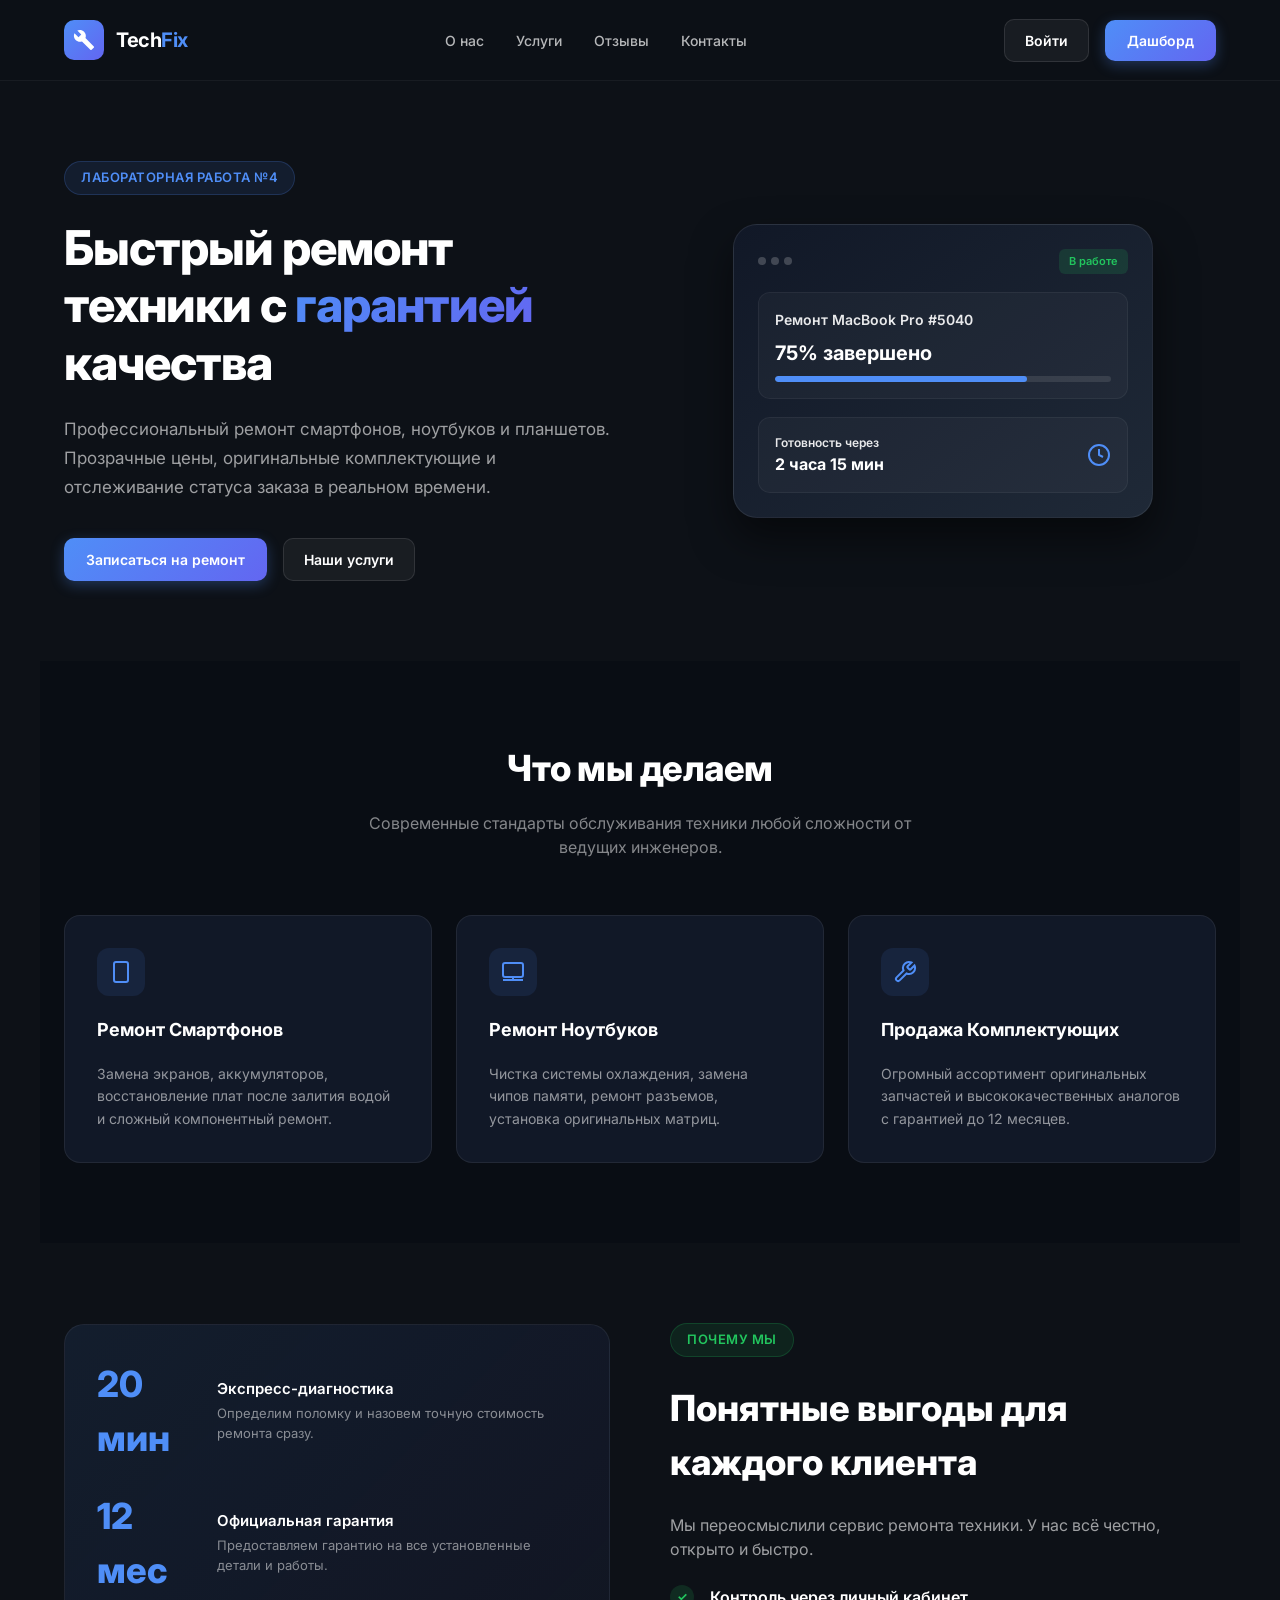
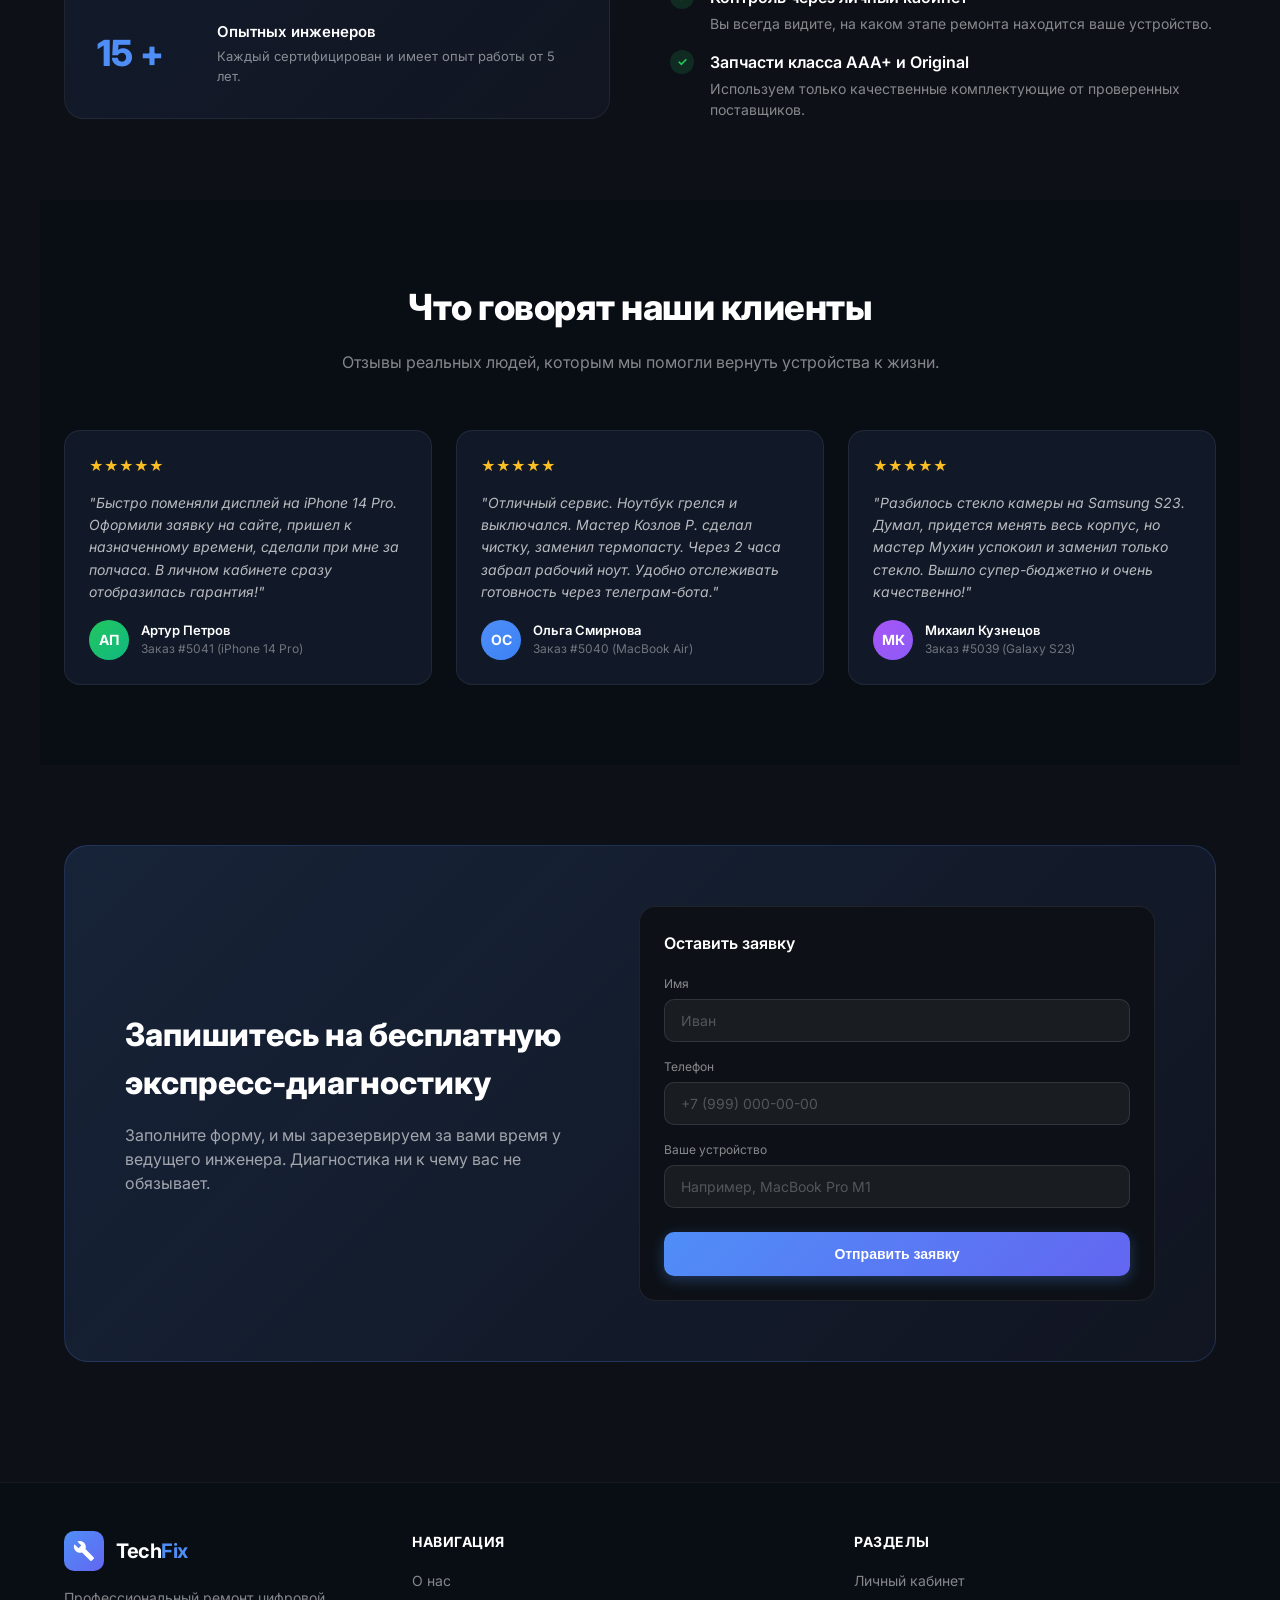
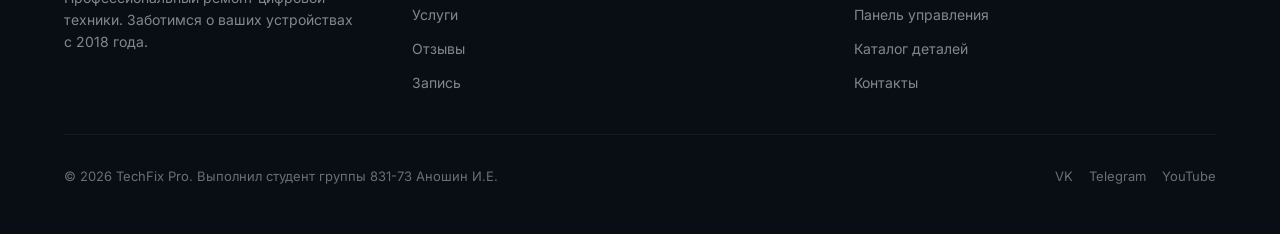
<file: index.html>
<!DOCTYPE html>
<html lang="ru">
<head>
  <!-- [ЛР 5, ЛР 6] Подключение метатегов для кодировки и адаптивности (viewport). Подключение внешнего файла стилей style.css и скрипта script.js -->
<meta charset="UTF-8">
<meta name="viewport" content="width=device-width, initial-scale=1.0">
<title>TechFix Pro — Сервисный центр нового поколения</title>
<link href="https://fonts.googleapis.com/css2?family=Inter:wght@300;400;500;600;700;800&display=swap" rel="stylesheet">
<link rel="stylesheet" href="style.css">
<script src="script.js" defer></script>
</head>
<body class="page-index">
  <!-- [ЛР 5] Основной родительский контейнер страницы. Использует Flexbox для выравнивания -->

  <!-- HEADER -->
  <!-- [ЛР 5] Шапка сайта (Header). Содержит логотип и навигационное меню -->
  <header>
    <div class="container">
      <div class="header-content">
        <div class="logo">
          <div class="logo-icon">
            <svg viewBox="0 0 24 24"><path d="M22.7 19l-9.1-9.1c.9-2.3.4-5-1.5-6.9-2-2-5-2.4-7.4-1.3L9 6 6 9 1.6 4.7C.4 7.1.9 10.1 2.9 12.1c1.9 1.9 4.6 2.4 6.9 1.5l9.1 9.1c.4.4 1 .4 1.4 0l2.3-2.3c.5-.4.5-1.1.1-1.4z"/></svg>
          </div>
          <div class="logo-text">Tech<span>Fix</span></div><button class="mobile-menu-btn" style="display:none;">☰</button>
        </div>
        <nav>
          <ul class="nav-menu">
          <li><a href="#about" class="nav-link">О нас</a></li>
          <li><a href="#services" class="nav-link">Услуги</a></li>
          <li><a href="#testimonials" class="nav-link">Отзывы</a></li>
          <li><a href="#cta" class="nav-link">Контакты</a></li>
          </ul>
        </nav>
        <div class="header-actions">
          <a href="login.html" class="btn-secondary">Войти</a>
          <a href="dashboard.html" class="btn-primary">Дашборд</a>
        </div>
      </div>
    </div>
  </header>

  <!-- MAIN CONTENT -->
  <main>
  <!-- HERO SECTION -->
  <!-- [ЛР 5] Главная секция (Hero). Содержит основной призыв к действию и визуальный элемент -->
  <section id="hero">
    <div class="container">
      <div class="hero-wrapper">
        <div class="hero-info">
          <div class="hero-tag">Лабораторная работа №4</div>
          <h1>Быстрый ремонт техники с <span>гарантией</span> качества</h1>
          <p>
            Профессиональный ремонт смартфонов, ноутбуков и планшетов. 
            Прозрачные цены, оригинальные комплектующие и отслеживание статуса заказа в реальном времени.
          </p>
          <div class="hero-buttons">
            <a href="#cta" class="btn-primary">Записаться на ремонт</a>
            <a href="#services" class="btn-secondary">Наши услуги</a>
          </div>
        </div>
        <div class="hero-visual">
          <div class="device-mockup">
            <div class="mockup-header">
              <div class="mockup-dots">
                <div class="mockup-dot"></div>
                <div class="mockup-dot"></div>
                <div class="mockup-dot"></div>
              </div>
              <div class="mockup-status">В работе</div>
            </div>
            <div class="mockup-card">
              <div class="mockup-title">Ремонт MacBook Pro #5040</div>
              <div class="mockup-value">75% завершено</div>
              <div class="mockup-progress">
                <div class="mockup-progress-fill"></div>
              </div>
            </div>
            <div class="mockup-card" style="flex-direction: row; justify-content: space-between; align-items: center;">
              <div>
                <div class="mockup-title" style="font-size: 12px;">Готовность через</div>
                <div class="mockup-value" style="font-size: 16px;">2 часа 15 мин</div>
              </div>
              <svg width="24" height="24" viewBox="0 0 24 24" fill="none" stroke="#4F8EF7" stroke-width="2"><circle cx="12" cy="12" r="10"/><polyline points="12 6 12 12 16 14"/></svg>
            </div>
          </div>
        </div>
      </div>
    </div>
  </section>

  <!-- ABOUT & SERVICES (О проекте) -->
  <section id="about" style="background: #090D14;">
    <div class="container">
      <div class="section-header">
        <h2>Что мы делаем</h2>
        <p>Современные стандарты обслуживания техники любой сложности от ведущих инженеров.</p>
      </div>
      <div class="about-grid">
        <div class="about-card">
          <div class="about-icon">
            <svg viewBox="0 0 24 24" stroke-width="2"><rect x="5" y="2" width="14" height="20" rx="2" ry="2"/><line x1="12" y1="18" x2="12.01" y2="18"/></svg>
          </div>
          <h3>Ремонт Смартфонов</h3>
          <p>Замена экранов, аккумуляторов, восстановление плат после залития водой и сложный компонентный ремонт.</p>
        </div>
        <div class="about-card">
          <div class="about-icon">
            <svg viewBox="0 0 24 24" stroke-width="2"><rect x="2" y="3" width="20" height="14" rx="2" ry="2"/><line x1="2" y1="20" x2="22" y2="20"/><line x1="12" y1="17" x2="12" y2="20"/></svg>
          </div>
          <h3>Ремонт Ноутбуков</h3>
          <p>Чистка системы охлаждения, замена чипов памяти, ремонт разъемов, установка оригинальных матриц.</p>
        </div>
        <div class="about-card">
          <div class="about-icon">
            <svg viewBox="0 0 24 24" stroke-width="2"><path d="M14.7 6.3a1 1 0 0 0 0 1.4l1.6 1.6a1 1 0 0 0 1.4 0l3.77-3.77a6 6 0 0 1-7.94 7.94l-6.91 6.91a2.12 2.12 0 0 1-3-3l6.91-6.91a6 6 0 0 1 7.94-7.94l-3.76 3.76z"/></svg>
          </div>
          <h3>Продажа Комплектующих</h3>
          <p>Огромный ассортимент оригинальных запчастей и высококачественных аналогов с гарантией до 12 месяцев.</p>
        </div>
      </div>
    </div>
  </section>

  <!-- BENEFITS (Выгоды) -->
  <section id="services">
    <div class="container">
      <div class="benefits-wrapper">
        <div class="benefits-visual">
          <div class="benefits-visual-box">
            <div class="benefit-stat-item">
              <div class="benefit-stat-num">20 мин</div>
              <div class="benefit-stat-info">
                <div class="benefit-stat-title">Экспресс-диагностика</div>
                <div class="benefit-stat-desc">Определим поломку и назовем точную стоимость ремонта сразу.</div>
              </div>
            </div>
            <div class="benefit-stat-item">
              <div class="benefit-stat-num">12 мес</div>
              <div class="benefit-stat-info">
                <div class="benefit-stat-title">Официальная гарантия</div>
                <div class="benefit-stat-desc">Предоставляем гарантию на все установленные детали и работы.</div>
              </div>
            </div>
            <div class="benefit-stat-item">
              <div class="benefit-stat-num">15 +</div>
              <div class="benefit-stat-info">
                <div class="benefit-stat-title">Опытных инженеров</div>
                <div class="benefit-stat-desc">Каждый сертифицирован и имеет опыт работы от 5 лет.</div>
              </div>
            </div>
          </div>
        </div>
        <div class="benefits-info">
          <div class="hero-tag" style="background: rgba(34, 197, 94, 0.1); border-color: rgba(34, 197, 94, 0.2); color: #22C55E;">Почему мы</div>
          <h2 style="font-size: 36px; font-weight: 800;">Понятные выгоды для каждого клиента</h2>
          <p style="color: rgba(255, 255, 255, 0.6);">Мы переосмыслили сервис ремонта техники. У нас всё честно, открыто и быстро.</p>
          <div class="benefit-list">
            <div class="benefit-item">
              <div class="benefit-chk">✓</div>
              <div class="benefit-text">
                <div class="benefit-title">Контроль через личный кабинет</div>
                <div class="benefit-desc">Вы всегда видите, на каком этапе ремонта находится ваше устройство.</div>
              </div>
            </div>
            <div class="benefit-item">
              <div class="benefit-chk">✓</div>
              <div class="benefit-text">
                <div class="benefit-title">Запчасти класса AAA+ и Original</div>
                <div class="benefit-desc">Используем только качественные комплектующие от проверенных поставщиков.</div>
              </div>
            </div>
          </div>
        </div>
      </div>
    </div>
  </section>

  <!-- TESTIMONIALS (Блоки доверия) -->
  <section id="testimonials" style="background: #090D14;">
    <div class="container">
      <div class="section-header">
        <h2>Что говорят наши клиенты</h2>
        <p>Отзывы реальных людей, которым мы помогли вернуть устройства к жизни.</p>
      </div>
      <div class="testimonials-grid">
        <div class="testimonial-card">
          <div class="testimonial-rating">★★★★★</div>
          <div class="testimonial-quote">
            "Быстро поменяли дисплей на iPhone 14 Pro. Оформили заявку на сайте, пришел к назначенному времени, сделали при мне за полчаса. В личном кабинете сразу отобразилась гарантия!"
          </div>
          <div class="testimonial-user">
            <div class="user-avatar" style="background: linear-gradient(135deg, #22C55E, #10B981);">АП</div>
            <div class="user-meta">
              <div class="user-name">Артур Петров</div>
              <div class="user-device">Заказ #5041 (iPhone 14 Pro)</div>
            </div>
          </div>
        </div>
        <div class="testimonial-card">
          <div class="testimonial-rating">★★★★★</div>
          <div class="testimonial-quote">
            "Отличный сервис. Ноутбук грелся и выключался. Мастер Козлов Р. сделал чистку, заменил термопасту. Через 2 часа забрал рабочий ноут. Удобно отслеживать готовность через телеграм-бота."
          </div>
          <div class="testimonial-user">
            <div class="user-avatar" style="background: linear-gradient(135deg, #4F8EF7, #3B82F6);">ОС</div>
            <div class="user-meta">
              <div class="user-name">Ольга Смирнова</div>
              <div class="user-device">Заказ #5040 (MacBook Air)</div>
            </div>
          </div>
        </div>
        <div class="testimonial-card">
          <div class="testimonial-rating">★★★★★</div>
          <div class="testimonial-quote">
            "Разбилось стекло камеры на Samsung S23. Думал, придется менять весь корпус, но мастер Мухин успокоил и заменил только стекло. Вышло супер-бюджетно и очень качественно!"
          </div>
          <div class="testimonial-user">
            <div class="user-avatar" style="background: linear-gradient(135deg, #A855F7, #8B5CF6);">МК</div>
            <div class="user-meta">
              <div class="user-name">Михаил Кузнецов</div>
              <div class="user-device">Заказ #5039 (Galaxy S23)</div>
            </div>
          </div>
        </div>
      </div>
    </div>
  </section>

  <!-- TARGET ACTION (Целевое действие) -->
  <section id="cta">
    <div class="container">
      <div class="cta-section">
        <div class="cta-info">
          <h2>Запишитесь на бесплатную экспресс-диагностику</h2>
          <p>Заполните форму, и мы зарезервируем за вами время у ведущего инженера. Диагностика ни к чему вас не обязывает.</p>
        </div>
        <form class="cta-form" onsubmit="event.preventDefault(); alert('Заявка успешно отправлена!');">
          <h3>Оставить заявку</h3>
          <div class="cta-input-group">
            <label>Имя</label>
            <input type="text" class="cta-input" placeholder="Иван" required>
          </div>
          <div class="cta-input-group">
            <label>Телефон</label>
            <input type="tel" class="cta-input" placeholder="+7 (999) 000-00-00" required>
          </div>
          <div class="cta-input-group">
            <label>Ваше устройство</label>
            <input type="text" class="cta-input" placeholder="Например, MacBook Pro M1" required>
          </div>
          <button type="submit" class="btn-primary" style="width: 100%; padding: 14px; margin-top: 8px;">Отправить заявку</button>
        </form>
      </div>
    </div>
  </section>
  </main>

  <!-- FOOTER -->
  <!-- [ЛР 5] Подвал сайта (Footer). Содержит ссылки на разделы и копирайт -->
  <footer>
    <div class="container">
      <div class="footer-top">
        <div class="footer-brand">
          <div class="logo">
            <div class="logo-icon">
              <svg viewBox="0 0 24 24"><path d="M22.7 19l-9.1-9.1c.9-2.3.4-5-1.5-6.9-2-2-5-2.4-7.4-1.3L9 6 6 9 1.6 4.7C.4 7.1.9 10.1 2.9 12.1c1.9 1.9 4.6 2.4 6.9 1.5l9.1 9.1c.4.4 1 .4 1.4 0l2.3-2.3c.5-.4.5-1.1.1-1.4z"/></svg>
            </div>
            <div class="logo-text">Tech<span>Fix</span></div><button class="mobile-menu-btn" style="display:none;">☰</button>
          </div>
          <p>Профессиональный ремонт цифровой техники. Заботимся о ваших устройствах с 2018 года.</p>
        </div>
        <div class="footer-links-row">
          <div class="footer-column">
            <span class="footer-column-title">Навигация</span>
            <ul class="footer-links">
              <li><a href="#about" class="footer-link">О нас</a></li>
              <li><a href="#services" class="footer-link">Услуги</a></li>
              <li><a href="#testimonials" class="footer-link">Отзывы</a></li>
              <li><a href="#cta" class="footer-link">Запись</a></li>
            </ul>
          </div>
          <div class="footer-column">
            <span class="footer-column-title">Разделы</span>
            <ul class="footer-links">
              <li><a href="login.html" class="footer-link">Личный кабинет</a></li>
              <li><a href="dashboard.html" class="footer-link">Панель управления</a></li>
              <li><a href="#" class="footer-link">Каталог деталей</a></li>
              <li><a href="#" class="footer-link">Контакты</a></li>
            </ul>
          </div>
        </div>
      </div>
      <div class="footer-bottom">
        <span class="footer-copy">© 2026 TechFix Pro. Выполнил студент группы 831-73 Аношин И.Е.</span>
        <div class="footer-socials">
          <a href="#" class="social-icon">VK</a>
          <a href="#" class="social-icon">Telegram</a>
          <a href="#" class="social-icon">YouTube</a>
        </div>
      </div>
    </div>
  </footer>

</body>
</html>
</file>
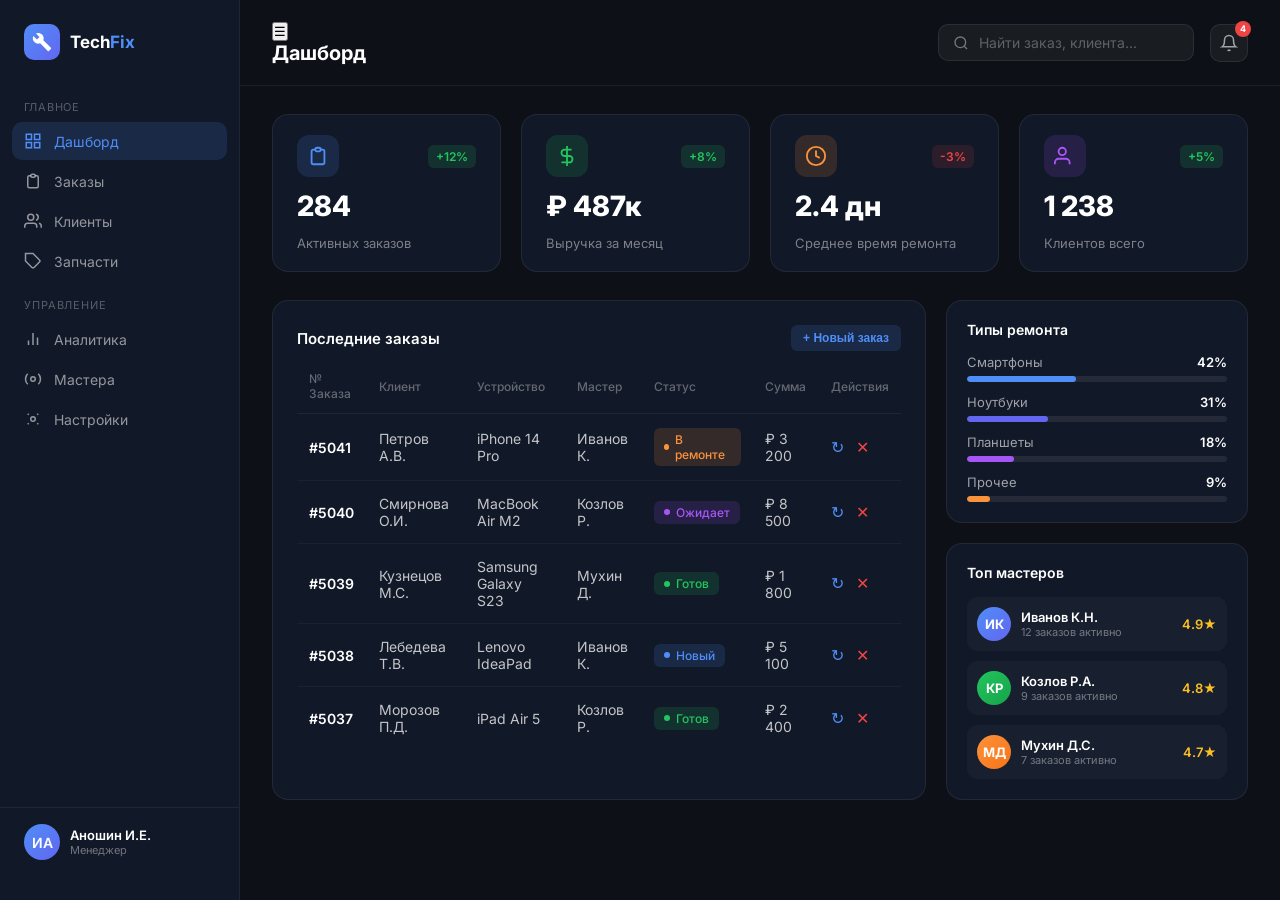
<file: dashboard.html>
<!DOCTYPE html>
<html lang="ru">
<head>
  <!-- [ЛР 5, ЛР 6] Подключение метатегов для кодировки и адаптивности (viewport). Подключение внешнего файла стилей style.css и скрипта script.js -->
<meta charset="UTF-8">
<meta name="viewport" content="width=device-width, initial-scale=1.0">
<title>TechFix Pro — Дашборд</title>
<link href="https://fonts.googleapis.com/css2?family=Inter:wght@300;400;500;600;700;800&display=swap" rel="stylesheet">
<link rel="stylesheet" href="style.css">
<script src="script.js" defer></script>
</head>
<body class="page-dashboard">
  <!-- [ЛР 5] Основной родительский контейнер страницы. Использует Flexbox для выравнивания -->

<!-- SIDEBAR -->
<!-- [ЛР 5] Боковая панель навигации (Sidebar) -->
    <aside class="sidebar">
  <div class="sidebar-brand">
    <div class="ico">
      <svg viewBox="0 0 24 24"><path d="M22.7 19l-9.1-9.1c.9-2.3.4-5-1.5-6.9-2-2-5-2.4-7.4-1.3L9 6 6 9 1.6 4.7C.4 7.1.9 10.1 2.9 12.1c1.9 1.9 4.6 2.4 6.9 1.5l9.1 9.1c.4.4 1 .4 1.4 0l2.3-2.3c.5-.4.5-1.1.1-1.4z"/></svg>
    </div>
    <div class="name">Tech<span>Fix</span></div>
  </div>

  <div class="nav-section">
    <div class="nav-label">Главное</div>
    <div class="nav-item active">
      <svg viewBox="0 0 24 24" fill="none" stroke="currentColor" stroke-width="2"><rect x="3" y="3" width="7" height="7"/><rect x="14" y="3" width="7" height="7"/><rect x="14" y="14" width="7" height="7"/><rect x="3" y="14" width="7" height="7"/></svg>
      Дашборд
    </div>
    <div class="nav-item">
      <svg viewBox="0 0 24 24" fill="none" stroke="currentColor" stroke-width="2"><path d="M9 5H7a2 2 0 00-2 2v12a2 2 0 002 2h10a2 2 0 002-2V7a2 2 0 00-2-2h-2"/><rect x="9" y="3" width="6" height="4" rx="2"/></svg>
      Заказы
    </div>
    <div class="nav-item">
      <svg viewBox="0 0 24 24" fill="none" stroke="currentColor" stroke-width="2"><path d="M17 21v-2a4 4 0 00-4-4H5a4 4 0 00-4 4v2"/><circle cx="9" cy="7" r="4"/><path d="M23 21v-2a4 4 0 00-3-3.87"/><path d="M16 3.13a4 4 0 010 7.75"/></svg>
      Клиенты
    </div>
    <div class="nav-item">
      <svg viewBox="0 0 24 24" fill="none" stroke="currentColor" stroke-width="2"><path d="M20.59 13.41l-7.17 7.17a2 2 0 01-2.83 0L2 12V2h10l8.59 8.59a2 2 0 010 2.82z"/><line x1="7" y1="7" x2="7.01" y2="7"/></svg>
      Запчасти
    </div>
  </div>

  <div class="nav-section">
    <div class="nav-label">Управление</div>
    <div class="nav-item">
      <svg viewBox="0 0 24 24" fill="none" stroke="currentColor" stroke-width="2"><line x1="18" y1="20" x2="18" y2="10"/><line x1="12" y1="20" x2="12" y2="4"/><line x1="6" y1="20" x2="6" y2="14"/></svg>
      Аналитика
    </div>
    <div class="nav-item">
      <svg viewBox="0 0 24 24" fill="none" stroke="currentColor" stroke-width="2"><circle cx="12" cy="12" r="3"/><path d="M19.07 4.93a10 10 0 010 14.14M4.93 4.93a10 10 0 000 14.14"/></svg>
      Мастера
    </div>
    <div class="nav-item">
      <svg viewBox="0 0 24 24" fill="none" stroke="currentColor" stroke-width="2"><circle cx="12" cy="12" r="3"/><path d="M19.07 4.93l-1.41 1.41M4.93 4.93l1.41 1.41M4.93 19.07l1.41-1.41M19.07 19.07l-1.41-1.41"/></svg>
      Настройки
    </div>
  </div>

  <div class="sidebar-footer">
    <div class="user-row">
      <div class="avatar">ИА</div>
      <div class="user-info">
        <div class="user-name">Аношин И.Е.</div>
        <div class="user-role">Менеджер</div>
      </div>
    </aside>
  </div>
</div>

<!-- MAIN -->
<!-- [ЛР 5] Основная рабочая область дашборда (Main) -->
    <main class="main">
  <header class="topbar">
    <div class="topbar-left"><button class="mobile-menu-btn">☰</button><div class="topbar-title">Дашборд</div></div>
    <div class="topbar-right">
      <div class="search-bar">
        <svg viewBox="0 0 24 24" fill="none" stroke="white" stroke-width="2"><circle cx="11" cy="11" r="8"/><line x1="21" y1="21" x2="16.65" y2="16.65"/></svg>
        <input type="text" placeholder="Найти заказ, клиента...">
      </div>
      <div class="notif-btn">
        <svg viewBox="0 0 24 24" stroke-width="2"><path d="M18 8A6 6 0 006 8c0 7-3 9-3 9h18s-3-2-3-9"/><path d="M13.73 21a2 2 0 01-3.46 0"/></svg>
        <div class="badge">4</div>
      </div>
    </div>
  </header>

  <div class="content">
    <!-- STATS -->
    <div class="stats-row">
      <div class="stat-card">
        <div class="stat-top">
          <div class="stat-icon blue">
            <svg viewBox="0 0 24 24" fill="none" stroke-width="2"><path d="M9 5H7a2 2 0 00-2 2v12a2 2 0 002 2h10a2 2 0 002-2V7a2 2 0 00-2-2h-2"/><rect x="9" y="3" width="6" height="4" rx="2"/></svg>
          </div>
          <div class="stat-change up">+12%</div>
        </div>
        <div class="stat-val">284</div>
        <div class="stat-lbl">Активных заказов</div>
      </div>
      <div class="stat-card">
        <div class="stat-top">
          <div class="stat-icon green">
            <svg viewBox="0 0 24 24" fill="none" stroke-width="2"><line x1="12" y1="1" x2="12" y2="23"/><path d="M17 5H9.5a3.5 3.5 0 000 7h5a3.5 3.5 0 010 7H6"/></svg>
          </div>
          <div class="stat-change up">+8%</div>
        </div>
        <div class="stat-val">₽ 487к</div>
        <div class="stat-lbl">Выручка за месяц</div>
      </div>
      <div class="stat-card">
        <div class="stat-top">
          <div class="stat-icon orange">
            <svg viewBox="0 0 24 24" fill="none" stroke-width="2"><circle cx="12" cy="12" r="10"/><polyline points="12 6 12 12 16 14"/></svg>
          </div>
          <div class="stat-change down">-3%</div>
        </div>
        <div class="stat-val">2.4 дн</div>
        <div class="stat-lbl">Среднее время ремонта</div>
      </div>
      <div class="stat-card">
        <div class="stat-top">
          <div class="stat-icon purple">
            <svg viewBox="0 0 24 24" fill="none" stroke-width="2"><path d="M17 21v-2a4 4 0 00-4-4H5a4 4 0 00-4 4v2"/><circle cx="9" cy="7" r="4"/></svg>
          </div>
          <div class="stat-change up">+5%</div>
        </div>
        <div class="stat-val">1 238</div>
        <div class="stat-lbl">Клиентов всего</div>
      </div>
    </div>

    <!-- MID GRID -->
    <div class="mid-grid">
      <!-- ORDERS TABLE -->
      <div class="orders-panel">
        <div class="panel-head">
          <div class="panel-title">Последние заказы</div>
          <button id="showAddFormBtn" style="background: rgba(79,142,247,0.15); color: #4F8EF7; border: none; padding: 6px 12px; border-radius: 6px; cursor: pointer; font-size: 12px; font-weight: 600;">+ Новый заказ</button>
        </div>
        
        <div id="addOrderForm" style="display: none; background: rgba(255,255,255,0.03); border: 1px solid rgba(255,255,255,0.05); padding: 16px; border-radius: 12px; margin-bottom: 20px; flex-direction: column; gap: 12px;">
           <div style="display: flex; gap: 12px; flex-wrap: wrap;">
             <input id="inpClient" type="text" placeholder="Клиент" style="flex:1; padding: 8px 12px; border-radius: 6px; background: #0D1117; color: white; border: 1px solid rgba(255,255,255,0.1); outline: none;">
             <input id="inpDevice" type="text" placeholder="Устройство" style="flex:1; padding: 8px 12px; border-radius: 6px; background: #0D1117; color: white; border: 1px solid rgba(255,255,255,0.1); outline: none;">
             <input id="inpMaster" type="text" placeholder="Мастер" style="flex:1; padding: 8px 12px; border-radius: 6px; background: #0D1117; color: white; border: 1px solid rgba(255,255,255,0.1); outline: none;">
             <input id="inpPrice" type="text" placeholder="Сумма (₽)" style="flex:1; padding: 8px 12px; border-radius: 6px; background: #0D1117; color: white; border: 1px solid rgba(255,255,255,0.1); outline: none;">
           </div>
           <button id="saveOrderBtn" style="background: linear-gradient(135deg, #4F8EF7, #6366F1); color: white; border: none; padding: 8px 16px; border-radius: 8px; cursor: pointer; font-weight: 600; width: fit-content; align-self: flex-end;">Добавить</button>
        </div>
        <div class="table-wrap">
          <table>
            <thead>
              <tr>
                <th>№ Заказа</th>
                <th>Клиент</th>
                <th>Устройство</th>
                <th>Мастер</th>
                <th>Статус</th>
                <th>Сумма</th>
                <th>Действия</th>
              </tr>
            </thead>
            <tbody id="ordersTbody">
              <tr>
                <td><span class="order-id">#5041</span></td>
                <td>Петров А.В.</td>
                <td>iPhone 14 Pro</td>
                <td>Иванов К.</td>
                <td><span class="status-badge s-repair">В ремонте</span></td>
                <td>₽ 3 200</td>
                <td>
                  <button class="action-btn status-cycle" style="background:none;border:none;color:#4F8EF7;cursor:pointer;margin-right:8px;font-size:16px;" title="Сменить статус">↻</button>
                  <button class="action-btn delete-order" style="background:none;border:none;color:#EF4444;cursor:pointer;font-size:16px;" title="Удалить">✕</button>
                </td>
              </tr>
              <tr>
                <td><span class="order-id">#5040</span></td>
                <td>Смирнова О.И.</td>
                <td>MacBook Air M2</td>
                <td>Козлов Р.</td>
                <td><span class="status-badge s-wait">Ожидает</span></td>
                <td>₽ 8 500</td>
                <td>
                  <button class="action-btn status-cycle" style="background:none;border:none;color:#4F8EF7;cursor:pointer;margin-right:8px;font-size:16px;" title="Сменить статус">↻</button>
                  <button class="action-btn delete-order" style="background:none;border:none;color:#EF4444;cursor:pointer;font-size:16px;" title="Удалить">✕</button>
                </td>
              </tr>
              <tr>
                <td><span class="order-id">#5039</span></td>
                <td>Кузнецов М.С.</td>
                <td>Samsung Galaxy S23</td>
                <td>Мухин Д.</td>
                <td><span class="status-badge s-done">Готов</span></td>
                <td>₽ 1 800</td>
                <td>
                  <button class="action-btn status-cycle" style="background:none;border:none;color:#4F8EF7;cursor:pointer;margin-right:8px;font-size:16px;" title="Сменить статус">↻</button>
                  <button class="action-btn delete-order" style="background:none;border:none;color:#EF4444;cursor:pointer;font-size:16px;" title="Удалить">✕</button>
                </td>
              </tr>
              <tr>
                <td><span class="order-id">#5038</span></td>
                <td>Лебедева Т.В.</td>
                <td>Lenovo IdeaPad</td>
                <td>Иванов К.</td>
                <td><span class="status-badge s-new">Новый</span></td>
                <td>₽ 5 100</td>
                <td>
                  <button class="action-btn status-cycle" style="background:none;border:none;color:#4F8EF7;cursor:pointer;margin-right:8px;font-size:16px;" title="Сменить статус">↻</button>
                  <button class="action-btn delete-order" style="background:none;border:none;color:#EF4444;cursor:pointer;font-size:16px;" title="Удалить">✕</button>
                </td>
              </tr>
              <tr>
                <td><span class="order-id">#5037</span></td>
                <td>Морозов П.Д.</td>
                <td>iPad Air 5</td>
                <td>Козлов Р.</td>
                <td><span class="status-badge s-done">Готов</span></td>
                <td>₽ 2 400</td>
                <td>
                  <button class="action-btn status-cycle" style="background:none;border:none;color:#4F8EF7;cursor:pointer;margin-right:8px;font-size:16px;" title="Сменить статус">↻</button>
                  <button class="action-btn delete-order" style="background:none;border:none;color:#EF4444;cursor:pointer;font-size:16px;" title="Удалить">✕</button>
                </td>
              </tr>
            </tbody>
          </table>
        </div>
      </div>

      <!-- SIDE PANELS -->
      <div class="side-panel">
        <!-- CATEGORIES -->
        <div class="mini-card">
          <h3>Типы ремонта</h3>
          <div class="progress-row">
            <div class="prog-item">
              <div class="prog-top"><span>Смартфоны</span><span>42%</span></div>
              <div class="prog-bar"><div class="prog-fill" style="width:42%;background:#4F8EF7;"></div></div>
            </div>
            <div class="prog-item">
              <div class="prog-top"><span>Ноутбуки</span><span>31%</span></div>
              <div class="prog-bar"><div class="prog-fill" style="width:31%;background:#6366F1;"></div></div>
            </div>
            <div class="prog-item">
              <div class="prog-top"><span>Планшеты</span><span>18%</span></div>
              <div class="prog-bar"><div class="prog-fill" style="width:18%;background:#A855F7;"></div></div>
            </div>
            <div class="prog-item">
              <div class="prog-top"><span>Прочее</span><span>9%</span></div>
              <div class="prog-bar"><div class="prog-fill" style="width:9%;background:#FB923C;"></div></div>
            </div>
          </div>
        </div>

        <!-- MASTERS -->
        <div class="mini-card">
          <h3>Топ мастеров</h3>
          <div class="master-list">
            <div class="master-item">
              <div class="m-avatar" style="background:linear-gradient(135deg,#4F8EF7,#6366F1);">ИК</div>
              <div class="m-info">
                <div class="m-name">Иванов К.Н.</div>
                <div class="m-tasks">12 заказов активно</div>
              </div>
              <div class="m-rating">4.9★</div>
            </div>
            <div class="master-item">
              <div class="m-avatar" style="background:linear-gradient(135deg,#22C55E,#16A34A);">КР</div>
              <div class="m-info">
                <div class="m-name">Козлов Р.А.</div>
                <div class="m-tasks">9 заказов активно</div>
              </div>
              <div class="m-rating">4.8★</div>
            </div>
            <div class="master-item">
              <div class="m-avatar" style="background:linear-gradient(135deg,#FB923C,#F97316);">МД</div>
              <div class="m-info">
                <div class="m-name">Мухин Д.С.</div>
                <div class="m-tasks">7 заказов активно</div>
              </div>
              <div class="m-rating">4.7★</div>
            </div>
          </div>
        </div>
      </div>
    </div>
  </div>
</main>
</body>
</html>
</file>
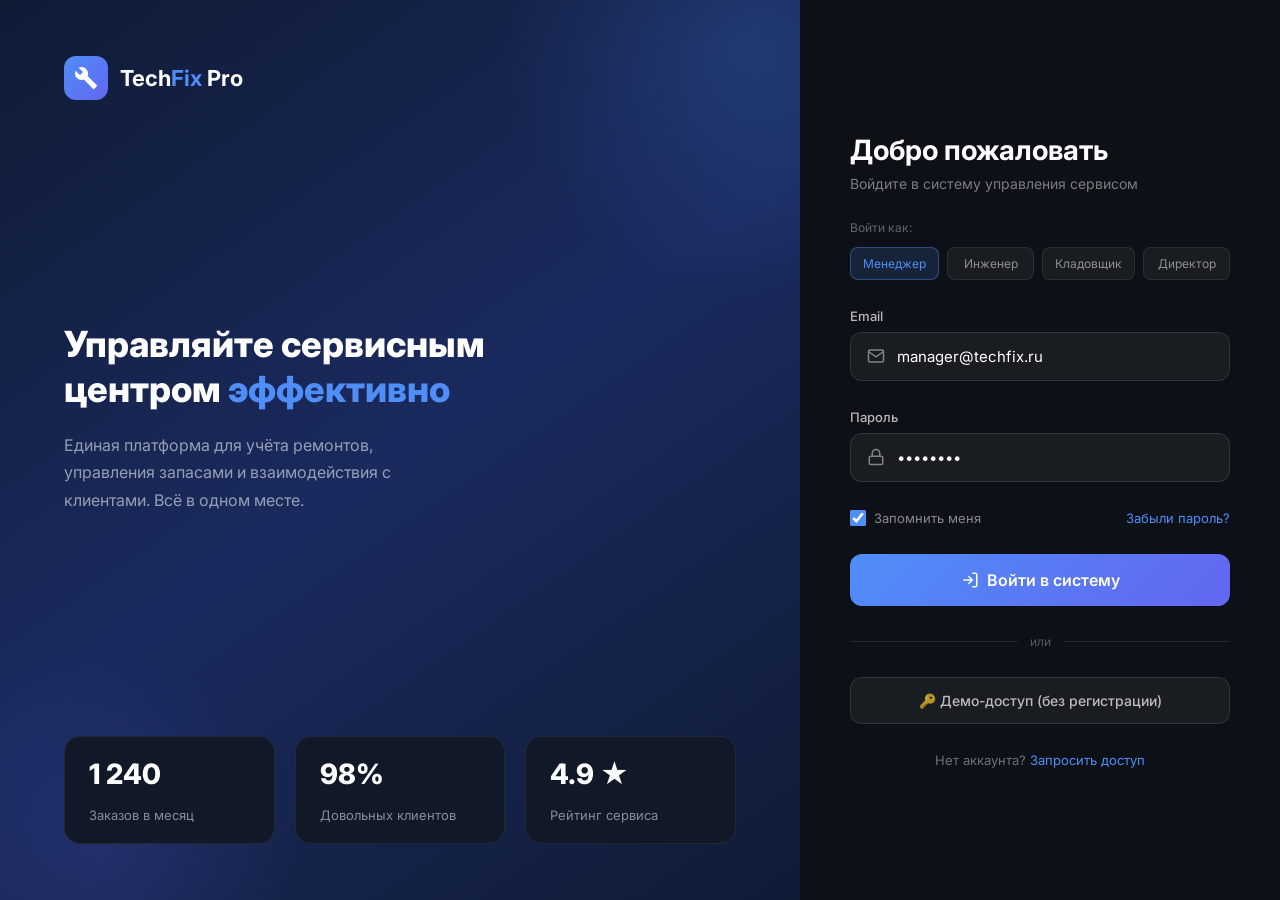
<file: login.html>
<!DOCTYPE html>
<html lang="ru">
<head>
  <!-- [ЛР 5, ЛР 6] Подключение метатегов для кодировки и адаптивности (viewport). Подключение внешнего файла стилей style.css и скрипта script.js -->
<meta charset="UTF-8">
<meta name="viewport" content="width=device-width, initial-scale=1.0">
<title>TechFix Pro — Вход</title>
<link href="https://fonts.googleapis.com/css2?family=Inter:wght@300;400;500;600;700;800&display=swap" rel="stylesheet">
<link rel="stylesheet" href="style.css">
<script src="script.js" defer></script>
</head>
<body class="page-login">
  <!-- [ЛР 5] Основной родительский контейнер страницы. Использует Flexbox для выравнивания -->
<main class="page-wrapper">
  <!-- LEFT -->
  <!-- [ЛР 5] Левая информационная панель (Flex: 1) -->
  <section class="left-panel">
    <div class="brand">
      <div class="brand-icon">
        <svg viewBox="0 0 24 24" xmlns="http://www.w3.org/2000/svg"><path d="M22.7 19l-9.1-9.1c.9-2.3.4-5-1.5-6.9-2-2-5-2.4-7.4-1.3L9 6 6 9 1.6 4.7C.4 7.1.9 10.1 2.9 12.1c1.9 1.9 4.6 2.4 6.9 1.5l9.1 9.1c.4.4 1 .4 1.4 0l2.3-2.3c.5-.4.5-1.1.1-1.4z"/></svg>
      </div>
      <div class="brand-name">Tech<span>Fix</span> Pro</div>
    </div>

    <div class="left-content">
      <h2>Управляйте сервисным<br>центром <span>эффективно</span></h2>
      <p>Единая платформа для учёта ремонтов, управления запасами и взаимодействия с клиентами. Всё в одном месте.</p>
    </div>

    <div class="stats-row">
      <div class="stat-card">
        <div class="stat-num">1 240</div>
        <div class="stat-label">Заказов в месяц</div>
      </div>
      <div class="stat-card">
        <div class="stat-num">98%</div>
        <div class="stat-label">Довольных клиентов</div>
      </div>
      <div class="stat-card">
        <div class="stat-num">4.9 ★</div>
        <div class="stat-label">Рейтинг сервиса</div>
      </div>
    </div>
  </section>

  <!-- RIGHT -->
  <!-- [ЛР 5] Правая панель с формой авторизации (Flex: 1) -->
  <section class="right-panel">
    <div class="login-box">
      <div class="login-header">
        <h1>Добро пожаловать</h1>
        <p>Войдите в систему управления сервисом</p>
      </div>

      <div class="roles-grid">
        <div class="roles-label">Войти как:</div>
        <div class="roles-row">
          <div class="role-chip active">Менеджер</div>
          <div class="role-chip">Инженер</div>
          <div class="role-chip">Кладовщик</div>
          <div class="role-chip">Директор</div>
        </div>
      </div>

      <div class="form-group">
        <label class="form-label">Email</label>
        <div class="input-wrap">
          <svg viewBox="0 0 24 24" fill="none" stroke="white" stroke-width="2"><path d="M4 4h16c1.1 0 2 .9 2 2v12c0 1.1-.9 2-2 2H4c-1.1 0-2-.9-2-2V6c0-1.1.9-2 2-2z"/><polyline points="22,6 12,13 2,6"/></svg>
          <input type="email" placeholder="manager@techfix.ru" value="manager@techfix.ru">
        </div>
      </div>

      <div class="form-group">
        <label class="form-label">Пароль</label>
        <div class="input-wrap">
          <svg viewBox="0 0 24 24" fill="none" stroke="white" stroke-width="2"><rect x="3" y="11" width="18" height="11" rx="2" ry="2"/><path d="M7 11V7a5 5 0 0 1 10 0v4"/></svg>
          <input type="password" placeholder="••••••••" value="password">
        </div>
      </div>

      <div class="form-options">
        <div class="remember">
          <input type="checkbox" id="rem" checked>
          <label for="rem">Запомнить меня</label>
        </div>
        <a href="#" class="forgot">Забыли пароль?</a>
      </div>

      <button class="btn-login">
        <svg width="18" height="18" viewBox="0 0 24 24" fill="none" stroke="white" stroke-width="2"><path d="M15 3h4a2 2 0 0 1 2 2v14a2 2 0 0 1-2 2h-4"/><polyline points="10 17 15 12 10 7"/><line x1="15" y1="12" x2="3" y2="12"/></svg>
        Войти в систему
      </button>

      <div class="divider"><span>или</span></div>

      <button class="btn-demo">🔑 Демо-доступ (без регистрации)</button>

      <div class="signup-row">
        Нет аккаунта? <a href="#">Запросить доступ</a>
      </div>
    </div>
  </section>
</main>
</body>
</html>
</file>
<file: style.css>
/* 
====================================================================
ЛАБОРАТОРНАЯ РАБОТА №6: ОФОРМЛЕНИЕ САЙТА С ПОМОЩЬЮ CSS
Здесь собраны стили для всех страниц (index.html, login.html, dashboard.html).
Используется Flexbox, градиенты, переменные.
====================================================================
*/


/* ===== INDEX.HTML STYLES ===== */

  /* 
    Элементы спроектированы строго по Flexbox-модели.
    При импорте через html.to.design каждый flex-контейнер автоматически 
    превратится в Frame с настроенным Auto Layout (вертикальным или горизонтальным),
    а свойства gap, padding и alignment перенесутся один к одному.
  */
  * {
    margin: 0;
    padding: 0;
    box-sizing: border-box;
  }
  
  body.page-index {
    font-family: 'Inter', sans-serif;
    background: #0D1117;
    color: #FFFFFF;
    overflow-x: hidden;
    line-height: 1.5;
    display: flex;
    flex-direction: column;
    align-items: center;
    width: 100%;
  }

  /* Респонсивный контейнер */
  .container {
    width: 100%;
    align-self: stretch;
    margin: 0 auto;
    padding: 0 24px;
    display: flex;
    flex-direction: column;
  }

  /* HEADER (Auto Layout: Horizontal) */
  header {
    width: 100%;
    align-self: stretch;
    background: rgba(13, 17, 23, 0.8);
    backdrop-filter: blur(12px);
    border-bottom: 1px solid rgba(255, 255, 255, 0.05);
    position: sticky;
    top: 0;
    z-index: 100;
  }

  .header-content {
    height: 80px;
    display: flex;
    flex-direction: row;
    align-items: center;
    justify-content: space-between;
    width: 100%;
    align-self: stretch;
  }

  .logo {
    display: flex;
    flex-direction: row;
    align-items: center;
    gap: 12px;
    cursor: pointer;
  }

  .logo-icon {
    width: 40px;
    height: 40px;
    background: linear-gradient(135deg, #4F8EF7, #6366F1);
    border-radius: 10px;
    display: flex;
    align-items: center;
    justify-content: center;
    flex-shrink: 0;
  }

  .logo-icon svg {
    width: 22px;
    height: 22px;
    fill: #FFFFFF;
  }

  .logo-text {
    font-size: 20px;
    font-weight: 700;
    letter-spacing: -0.5px;
  }

  .logo-text span {
    color: #4F8EF7;
  }

  .nav-menu {
    display: flex;
    flex-direction: row;
    align-items: center;
    gap: 32px;
    list-style: none;
  }

  .nav-link {
    color: rgba(255, 255, 255, 0.7);
    text-decoration: none;
    font-size: 14px;
    font-weight: 500;
    transition: color 0.2s ease;
  }

  .nav-link:hover {
    color: #4F8EF7;
  }

  .header-actions {
    display: flex;
    flex-direction: row;
    align-items: center;
    gap: 16px;
  }

  .btn-secondary {
    background: rgba(255, 255, 255, 0.05);
    border: 1px solid rgba(255, 255, 255, 0.1);
    padding: 10px 20px;
    border-radius: 10px;
    color: #FFFFFF;
    font-size: 14px;
    font-weight: 600;
    text-decoration: none;
    transition: background 0.2s;
    display: flex;
    align-items: center;
    justify-content: center;
  }

  .btn-secondary:hover {
    background: rgba(255, 255, 255, 0.1);
  }

  .btn-primary {
    background: linear-gradient(135deg, #4F8EF7, #6366F1);
    border: none;
    padding: 10px 22px;
    border-radius: 10px;
    color: #FFFFFF;
    font-size: 14px;
    font-weight: 600;
    text-decoration: none;
    box-shadow: 0 4px 14px rgba(79, 142, 247, 0.3);
    transition: transform 0.2s;
    display: flex;
    align-items: center;
    justify-content: center;
  }

  .btn-primary:hover {
    transform: translateY(-1px);
  }

  /* SECTION WRAPPER */
  section {
    padding: 80px 0;
    display: flex;
    flex-direction: column;
    justify-content: center;
    width: 100%;
    align-self: stretch;
  }

  /* HERO SECTION (Auto Layout: Horizontal / Wraps on Mobile) */
  .hero-wrapper {
    display: flex;
    flex-direction: row;
    align-items: center;
    gap: 60px;
    width: 100%;
    align-self: stretch;
  }

  .hero-info {
    flex: 1;
    display: flex;
    flex-direction: column;
    align-items: stretch;
    gap: 24px;
  }

  .hero-tag {
    align-self: flex-start;
    background: rgba(79, 142, 247, 0.1);
    border: 1px solid rgba(79, 142, 247, 0.2);
    color: #4F8EF7;
    padding: 6px 16px;
    border-radius: 30px;
    font-size: 13px;
    font-weight: 600;
    letter-spacing: 0.5px;
    text-transform: uppercase;
  }

  .hero-info h1 {
    font-size: 48px;
    font-weight: 800;
    line-height: 1.2;
    letter-spacing: -1px;
    width: 100%;
  }

  .hero-info h1 span {
    background: linear-gradient(135deg, #4F8EF7, #6366F1);
    -webkit-background-clip: text;
    -webkit-text-fill-color: transparent;
  }

  .hero-info p {
    font-size: 17px;
    color: rgba(255, 255, 255, 0.6);
    line-height: 1.7;
    width: 100%;
  }

  .hero-buttons {
    display: flex;
    flex-direction: row;
    gap: 16px;
    margin-top: 12px;
  }

  .hero-visual {
    flex: 1;
    display: flex;
    align-items: stretch;
    justify-content: center;
    position: relative;
  }

  /* Красивый интерактивный макет устройства с автолейаутом */
  .device-mockup {
    width: 100%;
    max-width: 420px;
    background: linear-gradient(145deg, #111827, #1F2937);
    border: 1px solid rgba(255, 255, 255, 0.08);
    border-radius: 24px;
    padding: 24px;
    box-shadow: 0 20px 40px rgba(0, 0, 0, 0.5);
    display: flex;
    flex-direction: column;
    gap: 18px;
  }

  .mockup-header {
    display: flex;
    flex-direction: row;
    justify-content: space-between;
    align-items: center;
  }

  .mockup-status {
    display: flex;
    flex-direction: row;
    align-items: center;
    gap: 6px;
    background: rgba(34, 197, 94, 0.15);
    color: #22C55E;
    padding: 4px 10px;
    border-radius: 6px;
    font-size: 11px;
    font-weight: 600;
  }

  .mockup-dots {
    display: flex;
    gap: 5px;
  }

  .mockup-dot {
    width: 8px;
    height: 8px;
    background: rgba(255, 255, 255, 0.2);
    border-radius: 50%;
  }

  .mockup-card {
    background: rgba(255, 255, 255, 0.03);
    border: 1px solid rgba(255, 255, 255, 0.05);
    border-radius: 12px;
    padding: 16px;
    display: flex;
    flex-direction: column;
    gap: 8px;
  }

  .mockup-title {
    font-size: 14px;
    font-weight: 600;
    color: rgba(255, 255, 255, 0.9);
  }

  .mockup-value {
    font-size: 20px;
    font-weight: 700;
    color: #FFFFFF;
  }

  .mockup-progress {
    height: 6px;
    background: rgba(255, 255, 255, 0.1);
    border-radius: 3px;
    overflow: hidden;
  }

  .mockup-progress-fill {
    width: 75%;
    height: 100%;
    background: #4F8EF7;
    border-radius: 3px;
  }

  /* ABOUT SECTION */
  .section-header {
    display: flex;
    flex-direction: column;
    align-items: center;
    gap: 16px;
    text-align: center;
    margin-bottom: 56px;
    width: 100%;
  }

  .section-header h2 {
    font-size: 36px;
    font-weight: 800;
    letter-spacing: -0.5px;
  }

  .section-header p {
    font-size: 16px;
    color: rgba(255, 255, 255, 0.5);
    max-width: 600px;
    width: 100%;
  }

  .about-grid {
    display: flex;
    flex-direction: row;
    gap: 24px;
    width: 100%;
  }

  .about-card {
    flex: 1;
    background: #111827;
    border: 1px solid rgba(255, 255, 255, 0.07);
    border-radius: 16px;
    padding: 32px;
    display: flex;
    flex-direction: column;
    gap: 20px;
    transition: transform 0.2s;
  }

  .about-card:hover {
    transform: translateY(-5px);
    border-color: rgba(79, 142, 247, 0.3);
  }

  .about-icon {
    width: 48px;
    height: 48px;
    background: rgba(79, 142, 247, 0.1);
    border-radius: 12px;
    display: flex;
    align-items: center;
    justify-content: center;
    flex-shrink: 0;
  }

  .about-icon svg {
    width: 24px;
    height: 24px;
    stroke: #4F8EF7;
    fill: none;
  }

  .about-card h3 {
    font-size: 18px;
    font-weight: 700;
    width: 100%;
  }

  .about-card p {
    font-size: 14px;
    color: rgba(255, 255, 255, 0.55);
    line-height: 1.6;
    width: 100%;
  }

  /* ADVANTAGES / BENEFITS */
  .benefits-wrapper {
    display: flex;
    flex-direction: row;
    align-items: center;
    gap: 60px;
    width: 100%;
  }

  .benefits-visual {
    flex: 1;
    display: flex;
    flex-direction: column;
    gap: 16px;
  }

  .benefits-visual-box {
    background: linear-gradient(135deg, rgba(79, 142, 247, 0.1), rgba(99, 102, 241, 0.05));
    border: 1px solid rgba(255, 255, 255, 0.06);
    border-radius: 20px;
    padding: 32px;
    display: flex;
    flex-direction: column;
    gap: 24px;
  }

  .benefit-stat-item {
    display: flex;
    flex-direction: row;
    align-items: center;
    gap: 20px;
  }

  .benefit-stat-num {
    font-size: 36px;
    font-weight: 800;
    color: #4F8EF7;
    width: 100px;
    flex-shrink: 0;
  }

  .benefit-stat-info {
    flex: 1;
    display: flex;
    flex-direction: column;
    gap: 4px;
  }

  .benefit-stat-title {
    font-size: 15px;
    font-weight: 600;
    color: #FFFFFF;
    width: 100%;
  }

  .benefit-stat-desc {
    font-size: 13px;
    color: rgba(255, 255, 255, 0.5);
    width: 100%;
  }

  .benefits-info {
    flex: 1;
    display: flex;
    flex-direction: column;
    gap: 24px;
    width: 100%;
    align-self: stretch;
  }

  .benefits-info h2 {
    width: 100%;
    align-self: stretch;
  }

  .benefits-info p {
    width: 100%;
    align-self: stretch;
  }

  .benefit-list {
    display: flex;
    flex-direction: column;
    gap: 16px;
  }

  .benefit-item {
    display: flex;
    flex-direction: row;
    gap: 16px;
  }

  .benefit-chk {
    width: 24px;
    height: 24px;
    border-radius: 50%;
    background: rgba(34, 197, 94, 0.15);
    display: flex;
    align-items: center;
    justify-content: center;
    flex-shrink: 0;
    color: #22C55E;
    font-weight: 700;
    font-size: 12px;
  }

  .benefit-text {
    flex: 1;
    display: flex;
    flex-direction: column;
    gap: 4px;
  }

  .benefit-title {
    font-size: 16px;
    font-weight: 600;
    width: 100%;
  }

  .benefit-desc {
    font-size: 14px;
    color: rgba(255, 255, 255, 0.5);
    width: 100%;
  }

  /* TRUST SECTION / TESTIMONIALS */
  .testimonials-grid {
    display: flex;
    flex-direction: row;
    gap: 24px;
    width: 100%;
  }

  .testimonial-card {
    flex: 1;
    background: #111827;
    border: 1px solid rgba(255, 255, 255, 0.07);
    border-radius: 16px;
    padding: 24px;
    display: flex;
    flex-direction: column;
    gap: 16px;
  }

  .testimonial-rating {
    display: flex;
    gap: 4px;
    color: #FBBF24;
    font-size: 14px;
  }

  .testimonial-quote {
    font-size: 14px;
    color: rgba(255, 255, 255, 0.7);
    line-height: 1.6;
    font-style: italic;
    width: 100%;
  }

  .testimonial-user {
    display: flex;
    flex-direction: row;
    align-items: center;
    gap: 12px;
    margin-top: auto;
  }

  .user-avatar {
    width: 40px;
    height: 40px;
    border-radius: 50%;
    background: linear-gradient(135deg, #4F8EF7, #A855F7);
    display: flex;
    align-items: center;
    justify-content: center;
    font-weight: 700;
    font-size: 14px;
  }

  .user-meta {
    display: flex;
    flex-direction: column;
  }

  .user-name {
    font-size: 14px;
    font-weight: 600;
  }

  .user-device {
    font-size: 12px;
    color: rgba(255, 255, 255, 0.4);
  }

  /* TARGET ACTION (CTA) */
  .cta-section {
    background: linear-gradient(135deg, rgba(79, 142, 247, 0.15) 0%, rgba(99, 102, 241, 0.05) 100%);
    border: 1px solid rgba(79, 142, 247, 0.2);
    border-radius: 24px;
    padding: 60px;
    display: flex;
    flex-direction: row;
    align-items: center;
    gap: 48px;
    width: 100%;
    align-self: stretch;
  }

  .cta-info {
    flex: 1;
    display: flex;
    flex-direction: column;
    align-items: stretch;
    gap: 16px;
  }

  .cta-info h2 {
    font-size: 32px;
    font-weight: 800;
    width: 100%;
  }

  .cta-info p {
    font-size: 16px;
    color: rgba(255, 255, 255, 0.6);
    width: 100%;
  }

  .cta-form {
    flex: 1;
    background: #0D1117;
    border: 1px solid rgba(255, 255, 255, 0.08);
    border-radius: 16px;
    padding: 24px;
    display: flex;
    flex-direction: column;
    align-items: stretch;
    gap: 16px;
    width: 100%;
  }

  .cta-form h3 {
    font-size: 16px;
    font-weight: 600;
    margin-bottom: 4px;
    width: 100%;
    align-self: stretch;
  }

  .cta-input-group {
    display: flex;
    flex-direction: column;
    gap: 6px;
    width: 100%;
    align-self: stretch;
  }

  .cta-input-group label {
    font-size: 12px;
    color: rgba(255, 255, 255, 0.5);
    width: 100%;
    align-self: stretch;
  }

  .cta-input {
    background: rgba(255, 255, 255, 0.05);
    border: 1px solid rgba(255, 255, 255, 0.1);
    border-radius: 10px;
    padding: 12px 16px;
    color: #FFFFFF;
    font-family: 'Inter', sans-serif;
    font-size: 14px;
    outline: none;
    width: 100%;
    align-self: stretch;
  }

  .cta-form button {
    width: 100%;
    align-self: stretch;
  }

  .cta-input::placeholder {
    color: rgba(255, 255, 255, 0.25);
  }

  /* FOOTER */
  footer {
    border-top: 1px solid rgba(255, 255, 255, 0.05);
    padding: 48px 0;
    margin-top: 40px;
    background: #090D14;
    width: 100%;
    align-self: stretch;
  }

  .footer-top {
    display: flex;
    flex-direction: row;
    justify-content: space-between;
    gap: 48px;
    width: 100%;
    margin-bottom: 40px;
    align-self: stretch;
  }

  .footer-brand {
    flex: 1;
    display: flex;
    flex-direction: column;
    gap: 16px;
    max-width: 300px;
    width: 100%;
    align-self: stretch;
  }

  .footer-brand p {
    font-size: 14px;
    color: rgba(255, 255, 255, 0.5);
    line-height: 1.6;
    width: 100%;
    align-self: stretch;
  }

  .footer-links-row {
    display: flex;
    flex-direction: row;
    gap: 80px;
    flex: 1;
    justify-content: flex-end;
    width: 100%;
    align-self: stretch;
  }

  .footer-column {
    display: flex;
    flex-direction: column;
    gap: 16px;
    width: 100%;
    align-self: stretch;
  }

  .footer-column-title {
    font-size: 14px;
    font-weight: 700;
    text-transform: uppercase;
    letter-spacing: 0.5px;
    color: #FFFFFF;
    width: 100%;
    align-self: stretch;
  }

  .footer-links {
    display: flex;
    flex-direction: column;
    gap: 10px;
    list-style: none;
    width: 100%;
    align-self: stretch;
  }

  .footer-link {
    color: rgba(255, 255, 255, 0.5);
    text-decoration: none;
    font-size: 14px;
    width: 100%;
  }

  .footer-link:hover {
    color: #4F8EF7;
  }

  .footer-bottom {
    display: flex;
    flex-direction: row;
    justify-content: space-between;
    align-items: center;
    border-top: 1px solid rgba(255, 255, 255, 0.05);
    padding-top: 32px;
    width: 100%;
    font-size: 13px;
    color: rgba(255, 255, 255, 0.4);
    align-self: stretch;
  }

  .footer-copy {
    flex: 1;
    width: 100%;
    align-self: stretch;
  }

  .footer-socials {
    display: flex;
    gap: 16px;
  }

  .social-icon {
    color: rgba(255, 255, 255, 0.4);
    text-decoration: none;
  }

  .social-icon:hover {
    color: #4F8EF7;
  }

  /* MEDIA QUERIES FOR ADAPTIVE VIEW (RESPONSIVE WEB) */
  @media (max-width: 992px) {
    .hero-wrapper {
      flex-direction: column;
      text-align: center;
      gap: 40px;
    }
    .hero-info {
      align-items: center;
    }
    .hero-info h1 {
      font-size: 38px;
    }
    .about-grid {
      flex-direction: column;
    }
    .benefits-wrapper {
      flex-direction: column-reverse;
      gap: 40px;
    }
    .testimonials-grid {
      flex-direction: column;
    }
    .cta-section {
      flex-direction: column;
      padding: 40px;
      gap: 32px;
    }
    .footer-top {
      flex-direction: column;
      gap: 32px;
    }
  }

  @media (max-width: 576px) {
    .nav-menu {
      display: none; /* Скрываем меню на мобилках */
    }
    .hero-buttons {
      flex-direction: column;
      width: 100%;
    }
    .hero-buttons .btn-primary,
    .hero-buttons .btn-secondary {
      width: 100%;
    }
    .footer-links-row {
      flex-direction: column;
      gap: 32px;
    }
    .footer-bottom {
      flex-direction: column;
      gap: 16px;
      text-align: center;
    }
  }

/* ===== LOGIN.HTML STYLES ===== */

  * { margin: 0; padding: 0; box-sizing: border-box; }
  body.page-login {
    font-family: 'Inter', sans-serif;
    background: #0D1117;
    min-height: 100vh;
    display: flex;
    align-items: center;
    justify-content: center;
  }

  .page-wrapper {
    display: flex;
    width: 100%;
    min-height: 100vh;
  }

  /* LEFT PANEL */
  .left-panel {
    flex: 1;
    background: linear-gradient(145deg, #0F1B35 0%, #1A2A5E 50%, #0F1B35 100%);
    display: flex;
    flex-direction: column;
    justify-content: space-between;
    padding: 56px 64px;
    position: relative;
    overflow: hidden;
    min-width: 0;
  }

  .left-panel::before {
    content: '';
    position: absolute;
    top: -200px; right: -200px;
    width: 500px; height: 500px;
    background: radial-gradient(circle, rgba(79,142,247,0.18) 0%, transparent 70%);
    border-radius: 50%;
  }
  .left-panel::after {
    content: '';
    position: absolute;
    bottom: -150px; left: -100px;
    width: 400px; height: 400px;
    background: radial-gradient(circle, rgba(99,102,241,0.15) 0%, transparent 70%);
    border-radius: 50%;
  }

  .brand {
    display: flex;
    align-items: center;
    gap: 12px;
    position: relative; z-index: 1;
  }
  .brand-icon {
    width: 44px; height: 44px;
    background: linear-gradient(135deg, #4F8EF7, #6366F1);
    border-radius: 12px;
    display: flex; align-items: center; justify-content: center;
  }
  .brand-icon svg { width: 24px; height: 24px; fill: white; }
  .brand-name { font-size: 22px; font-weight: 700; color: white; }
  .brand-name span { color: #4F8EF7; }

  .left-content {
    position: relative; z-index: 1;
  }
  .left-content h2 {
    font-size: 36px; font-weight: 800;
    color: white; line-height: 1.25;
    margin-bottom: 20px;
  }
  .left-content h2 span { color: #4F8EF7; }
  .left-content p {
    font-size: 16px; color: rgba(255,255,255,0.55);
    line-height: 1.7; max-width: 380px;
  }

  .stats-row {
    display: flex; gap: 24px; flex-wrap: wrap;
    position: relative; z-index: 1;
  }
  .stat-card {
    background: rgba(255,255,255,0.06);
    border: 1px solid rgba(255,255,255,0.1);
    border-radius: 16px; padding: 20px 24px;
    flex: 1; min-width: 120px;
  }
  .stat-num {
    font-size: 28px; font-weight: 800; color: white; margin-bottom: 4px;
  }
  .stat-label { font-size: 13px; color: rgba(255,255,255,0.5); }

  /* RIGHT PANEL */
  .right-panel {
    width: 480px;
    min-width: 380px;
    background: #0D1117;
    display: flex;
    align-items: center;
    justify-content: center;
    padding: 48px 40px;
  }

  .login-box {
    width: 100%;
    max-width: 380px;
    display: flex;
    flex-direction: column;
    gap: 28px;
  }

  .login-header { display: flex; flex-direction: column; gap: 8px; }
  .login-header h1 { font-size: 28px; font-weight: 700; color: white; }
  .login-header p { font-size: 14px; color: rgba(255,255,255,0.45); }

  .form-group { display: flex; flex-direction: column; gap: 8px; }
  .form-label { font-size: 13px; font-weight: 500; color: rgba(255,255,255,0.7); }

  .input-wrap {
    display: flex; align-items: center; gap: 12px;
    background: rgba(255,255,255,0.05);
    border: 1px solid rgba(255,255,255,0.1);
    border-radius: 12px; padding: 14px 16px;
  }
  .input-wrap svg { width: 18px; height: 18px; flex-shrink: 0; opacity: 0.45; }
  .input-wrap input {
    background: none; border: none; outline: none;
    color: white; font-family: 'Inter', sans-serif;
    font-size: 15px; flex: 1; width: 100%;
  }
  .input-wrap input::placeholder { color: rgba(255,255,255,0.25); }

  .form-options {
    display: flex; align-items: center; justify-content: space-between;
  }
  .remember { display: flex; align-items: center; gap: 8px; }
  .remember input[type=checkbox] { accent-color: #4F8EF7; width: 16px; height: 16px; }
  .remember label { font-size: 13px; color: rgba(255,255,255,0.5); }
  .forgot { font-size: 13px; color: #4F8EF7; text-decoration: none; }

  .btn-login {
    width: 100%; padding: 16px;
    background: linear-gradient(135deg, #4F8EF7, #6366F1);
    border: none; border-radius: 12px;
    color: white; font-size: 16px; font-weight: 600;
    font-family: 'Inter', sans-serif;
    cursor: pointer; display: flex; align-items: center;
    justify-content: center; gap: 8px;
  }

  .divider {
    display: flex; align-items: center; gap: 12px;
  }
  .divider::before, .divider::after {
    content: ''; flex: 1; height: 1px;
    background: rgba(255,255,255,0.1);
  }
  .divider span { font-size: 12px; color: rgba(255,255,255,0.3); }

  .btn-demo {
    width: 100%; padding: 14px;
    background: rgba(255,255,255,0.05);
    border: 1px solid rgba(255,255,255,0.1);
    border-radius: 12px; color: rgba(255,255,255,0.7);
    font-size: 14px; font-weight: 500;
    font-family: 'Inter', sans-serif; cursor: pointer;
  }

  .signup-row {
    text-align: center; font-size: 13px; color: rgba(255,255,255,0.4);
  }
  .signup-row a { color: #4F8EF7; text-decoration: none; }

  .roles-grid {
    display: flex; flex-direction: column; gap: 8px;
  }
  .roles-label { font-size: 12px; color: rgba(255,255,255,0.35); margin-bottom: 4px; }
  .roles-row { display: flex; gap: 8px; }
  .role-chip {
    flex: 1; padding: 8px 12px; border-radius: 8px;
    background: rgba(255,255,255,0.05); border: 1px solid rgba(255,255,255,0.08);
    text-align: center; font-size: 12px; color: rgba(255,255,255,0.5);
    cursor: pointer;
  }
  .role-chip.active {
    background: rgba(79,142,247,0.15); border-color: rgba(79,142,247,0.4);
    color: #4F8EF7;
  }

/* ===== DASHBOARD.HTML STYLES ===== */

*{margin:0;padding:0;box-sizing:border-box;}
body.page-dashboard{font-family:'Inter',sans-serif;background:#0D1117;color:white;display:flex;min-height:100vh;}

/* SIDEBAR */
.sidebar{
  width:240px;min-width:240px;background:#111827;
  display:flex;flex-direction:column;padding:24px 0;
  border-right:1px solid rgba(255,255,255,0.06);
}
.sidebar-brand{
  display:flex;align-items:center;gap:10px;
  padding:0 24px 32px;
}
.sidebar-brand .ico{
  width:36px;height:36px;background:linear-gradient(135deg,#4F8EF7,#6366F1);
  border-radius:10px;display:flex;align-items:center;justify-content:center;
}
.sidebar-brand .ico svg{width:20px;height:20px;fill:white;}
.sidebar-brand .name{font-size:17px;font-weight:700;}
.sidebar-brand .name span{color:#4F8EF7;}

.nav-section{padding:0 12px;margin-bottom:8px;}
.nav-label{font-size:11px;color:rgba(255,255,255,0.3);padding:8px 12px;letter-spacing:.08em;text-transform:uppercase;}
.nav-item{
  display:flex;align-items:center;gap:12px;
  padding:10px 12px;border-radius:10px;
  font-size:14px;color:rgba(255,255,255,0.55);
  cursor:pointer;margin-bottom:2px;
}
.nav-item svg{width:18px;height:18px;flex-shrink:0;}
.nav-item.active{background:rgba(79,142,247,0.15);color:#4F8EF7;}
.nav-item:hover{background:rgba(255,255,255,0.05);color:white;}

.sidebar-footer{
  margin-top:auto;padding:16px 24px;
  border-top:1px solid rgba(255,255,255,0.06);
}
.user-row{display:flex;align-items:center;gap:10px;}
.avatar{
  width:36px;height:36px;border-radius:50%;
  background:linear-gradient(135deg,#4F8EF7,#6366F1);
  display:flex;align-items:center;justify-content:center;
  font-size:14px;font-weight:600;flex-shrink:0;
}
.user-info{flex:1;min-width:0;}
.user-name{font-size:13px;font-weight:600;white-space:nowrap;overflow:hidden;text-overflow:ellipsis;}
.user-role{font-size:11px;color:rgba(255,255,255,0.4);}

/* MAIN */
.main{flex:1;display:flex;flex-direction:column;overflow:hidden;}

.topbar{
  display:flex;align-items:center;justify-content:space-between;
  padding:20px 32px;border-bottom:1px solid rgba(255,255,255,0.06);
  background:#0D1117;
}
.topbar-title{font-size:20px;font-weight:700;}
.topbar-right{display:flex;align-items:center;gap:16px;}
.search-bar{
  display:flex;align-items:center;gap:10px;
  background:rgba(255,255,255,0.05);border:1px solid rgba(255,255,255,0.08);
  border-radius:10px;padding:9px 14px;
}
.search-bar input{
  background:none;border:none;outline:none;
  color:white;font-family:'Inter',sans-serif;font-size:14px;width:200px;
}
.search-bar input::placeholder{color:rgba(255,255,255,0.3);}
.search-bar svg{width:16px;height:16px;opacity:.4;flex-shrink:0;}
.notif-btn{
  width:38px;height:38px;border-radius:10px;
  background:rgba(255,255,255,0.05);border:1px solid rgba(255,255,255,0.08);
  display:flex;align-items:center;justify-content:center;cursor:pointer;position:relative;
}
.notif-btn svg{width:18px;height:18px;stroke:rgba(255,255,255,0.6);fill:none;}
.badge{
  position:absolute;top:-4px;right:-4px;
  width:16px;height:16px;background:#EF4444;border-radius:50%;
  font-size:9px;display:flex;align-items:center;justify-content:center;font-weight:700;
}

.content{padding:28px 32px;overflow-y:auto;display:flex;flex-direction:column;gap:28px;}

/* STATS ROW */
.stats-row{display:flex;gap:20px;}
.stat-card{
  flex:1;background:#111827;border:1px solid rgba(255,255,255,0.07);
  border-radius:16px;padding:20px 24px;
  display:flex;flex-direction:column;gap:12px;
}
.stat-top{display:flex;align-items:center;justify-content:space-between;}
.stat-icon{
  width:42px;height:42px;border-radius:12px;
  display:flex;align-items:center;justify-content:center;
}
.stat-icon svg{width:22px;height:22px;}
.stat-icon.blue{background:rgba(79,142,247,0.15);}
.stat-icon.blue svg{stroke:#4F8EF7;}
.stat-icon.green{background:rgba(34,197,94,0.15);}
.stat-icon.green svg{stroke:#22C55E;}
.stat-icon.orange{background:rgba(251,146,60,0.15);}
.stat-icon.orange svg{stroke:#FB923C;}
.stat-icon.purple{background:rgba(168,85,247,0.15);}
.stat-icon.purple svg{stroke:#A855F7;}
.stat-change{font-size:12px;font-weight:600;padding:4px 8px;border-radius:6px;}
.stat-change.up{background:rgba(34,197,94,0.15);color:#22C55E;}
.stat-change.down{background:rgba(239,68,68,0.12);color:#EF4444;}
.stat-val{font-size:28px;font-weight:800;color:white;}
.stat-lbl{font-size:13px;color:rgba(255,255,255,0.45);}

/* GRID */
.mid-grid{display:flex;gap:20px;}
.orders-panel{flex:2;background:#111827;border:1px solid rgba(255,255,255,0.07);border-radius:16px;padding:24px;}
.panel-head{display:flex;align-items:center;justify-content:space-between;margin-bottom:20px;}
.panel-title{font-size:15px;font-weight:600;}
.panel-action{font-size:13px;color:#4F8EF7;cursor:pointer;}

.table-wrap{overflow-x:auto;}
table{width:100%;border-collapse:collapse;}
thead th{
  font-size:12px;color:rgba(255,255,255,0.35);
  text-align:left;padding:0 12px 12px;font-weight:500;
  border-bottom:1px solid rgba(255,255,255,0.06);
}
tbody td{
  padding:14px 12px;font-size:14px;color:rgba(255,255,255,0.75);
  border-bottom:1px solid rgba(255,255,255,0.04);
}
tbody tr:last-child td{border-bottom:none;}
.order-id{color:white;font-weight:600;}
.status-badge{
  display:inline-flex;align-items:center;gap:6px;
  padding:4px 10px;border-radius:6px;font-size:12px;font-weight:500;
}
.status-badge::before{content:'';width:6px;height:6px;border-radius:50%;}
.s-new{background:rgba(79,142,247,0.15);color:#4F8EF7;}
.s-new::before{background:#4F8EF7;}
.s-repair{background:rgba(251,146,60,0.15);color:#FB923C;}
.s-repair::before{background:#FB923C;}
.s-done{background:rgba(34,197,94,0.15);color:#22C55E;}
.s-done::before{background:#22C55E;}
.s-wait{background:rgba(168,85,247,0.15);color:#A855F7;}
.s-wait::before{background:#A855F7;}

.side-panel{flex:1;display:flex;flex-direction:column;gap:20px;}
.mini-card{
  background:#111827;border:1px solid rgba(255,255,255,0.07);
  border-radius:16px;padding:20px;
}
.mini-card h3{font-size:14px;font-weight:600;margin-bottom:16px;}

.progress-row{display:flex;flex-direction:column;gap:12px;}
.prog-item{display:flex;flex-direction:column;gap:6px;}
.prog-top{display:flex;justify-content:space-between;font-size:13px;}
.prog-top span:first-child{color:rgba(255,255,255,0.6);}
.prog-top span:last-child{color:white;font-weight:600;}
.prog-bar{height:6px;background:rgba(255,255,255,0.08);border-radius:3px;overflow:hidden;}
.prog-fill{height:100%;border-radius:3px;}

.master-list{display:flex;flex-direction:column;gap:10px;}
.master-item{
  display:flex;align-items:center;gap:10px;
  padding:10px;border-radius:10px;background:rgba(255,255,255,0.03);
}
.m-avatar{
  width:34px;height:34px;border-radius:50%;
  display:flex;align-items:center;justify-content:center;
  font-size:13px;font-weight:700;flex-shrink:0;
}
.m-info{flex:1;min-width:0;}
.m-name{font-size:13px;font-weight:600;white-space:nowrap;overflow:hidden;text-overflow:ellipsis;}
.m-tasks{font-size:11px;color:rgba(255,255,255,0.4);}
.m-rating{font-size:13px;color:#FBBF24;font-weight:600;}


/* =========================================
   ЛАБОРАТОРНАЯ РАБОТА №7 - РЕСПОНСИВНЫЙ ДИЗАЙН 
   ========================================= */

/* [ЛР 7] Десктопы (>=1200 px). Жестко ограничиваем ширину контейнера */
/* >=1200 px */
@media (min-width: 1200px) {
    .container { max-width: 1200px; margin: 0 auto; }
}

/* [ЛР 7] Ноутбуки (992-1199 px). Уменьшаем шрифты и отступы */
/* 992-1199 px */
@media (min-width: 992px) and (max-width: 1199px) {
    .container { max-width: 960px; margin: 0 auto; }
    .hero-info h1 { font-size: 42px; }
    .hero-wrapper { gap: 40px; }
}

/* [ЛР 7] Планшеты (768-991 px). Перестраиваем колонки друг под друга (flex-direction: column) */
/* 768-991 px */
@media (min-width: 768px) and (max-width: 991px) {
    .container { padding: 0 20px; }
    .hero-wrapper { flex-direction: column; text-align: center; gap: 40px; }
    .hero-info { align-items: center; }
    .hero-info h1 { font-size: 38px; }
    .about-grid, .testimonials-grid { flex-direction: column; }
    .benefits-wrapper { flex-direction: column-reverse; gap: 40px; }
    .footer-links-row { gap: 40px; }
}

/* [ЛР 7] Большие смартфоны (576-768 px). Прячем обычное меню, показываем бургер-меню */
/* 576-768 px */
@media (min-width: 576px) and (max-width: 767px) {
    .container { padding: 0 16px; }
    .hero-info h1 { font-size: 32px; }
    .nav-menu { display: none; }
    .mobile-menu-btn { display: block !important; background: none; border: none; color: white; font-size: 24px; }
    .cta-section { flex-direction: column; padding: 40px 20px; gap: 32px; }
    .footer-top { flex-direction: column; gap: 32px; }
    .footer-links-row { flex-direction: column; gap: 24px; }
}

/* 460-576 px */
@media (min-width: 460px) and (max-width: 575px) {
    .hero-buttons { flex-direction: column; width: 100%; }
    .hero-buttons a { width: 100%; justify-content: center; }
    .about-card { padding: 24px; }
    .page-login .page-wrapper { flex-direction: column; }
    .page-login .left-panel { padding: 32px 24px; min-height: 400px; }
    .page-login .right-panel { width: 100%; min-width: 100%; padding: 32px 24px; }
    .page-dashboard .sidebar { position: fixed; left: -240px; top: 0; bottom: 0; z-index: 1000; transition: left 0.3s; }
    .page-dashboard .sidebar.open { left: 0; }
    .page-dashboard .mid-grid { flex-direction: column; }
}

/* 414-460 px */
@media (min-width: 414px) and (max-width: 459px) {
    .hero-info h1 { font-size: 28px; }
    .benefit-stat-num { font-size: 28px; width: 80px; }
    .cta-info h2 { font-size: 24px; }
}

/* 375-413 px */
@media (min-width: 375px) and (max-width: 413px) {
    .container { padding: 0 12px; }
    .hero-info h1 { font-size: 26px; }
    .benefits-visual-box { padding: 20px; }
    .footer-bottom { flex-direction: column; gap: 16px; text-align: center; }
}

/* 320-374 px */
@media (min-width: 320px) and (max-width: 374px) {
    .hero-info h1 { font-size: 24px; }
    .about-card h3 { font-size: 16px; }
    .logo-text { font-size: 18px; }
    .page-dashboard .stats-row { flex-direction: column; }
}
</file>
